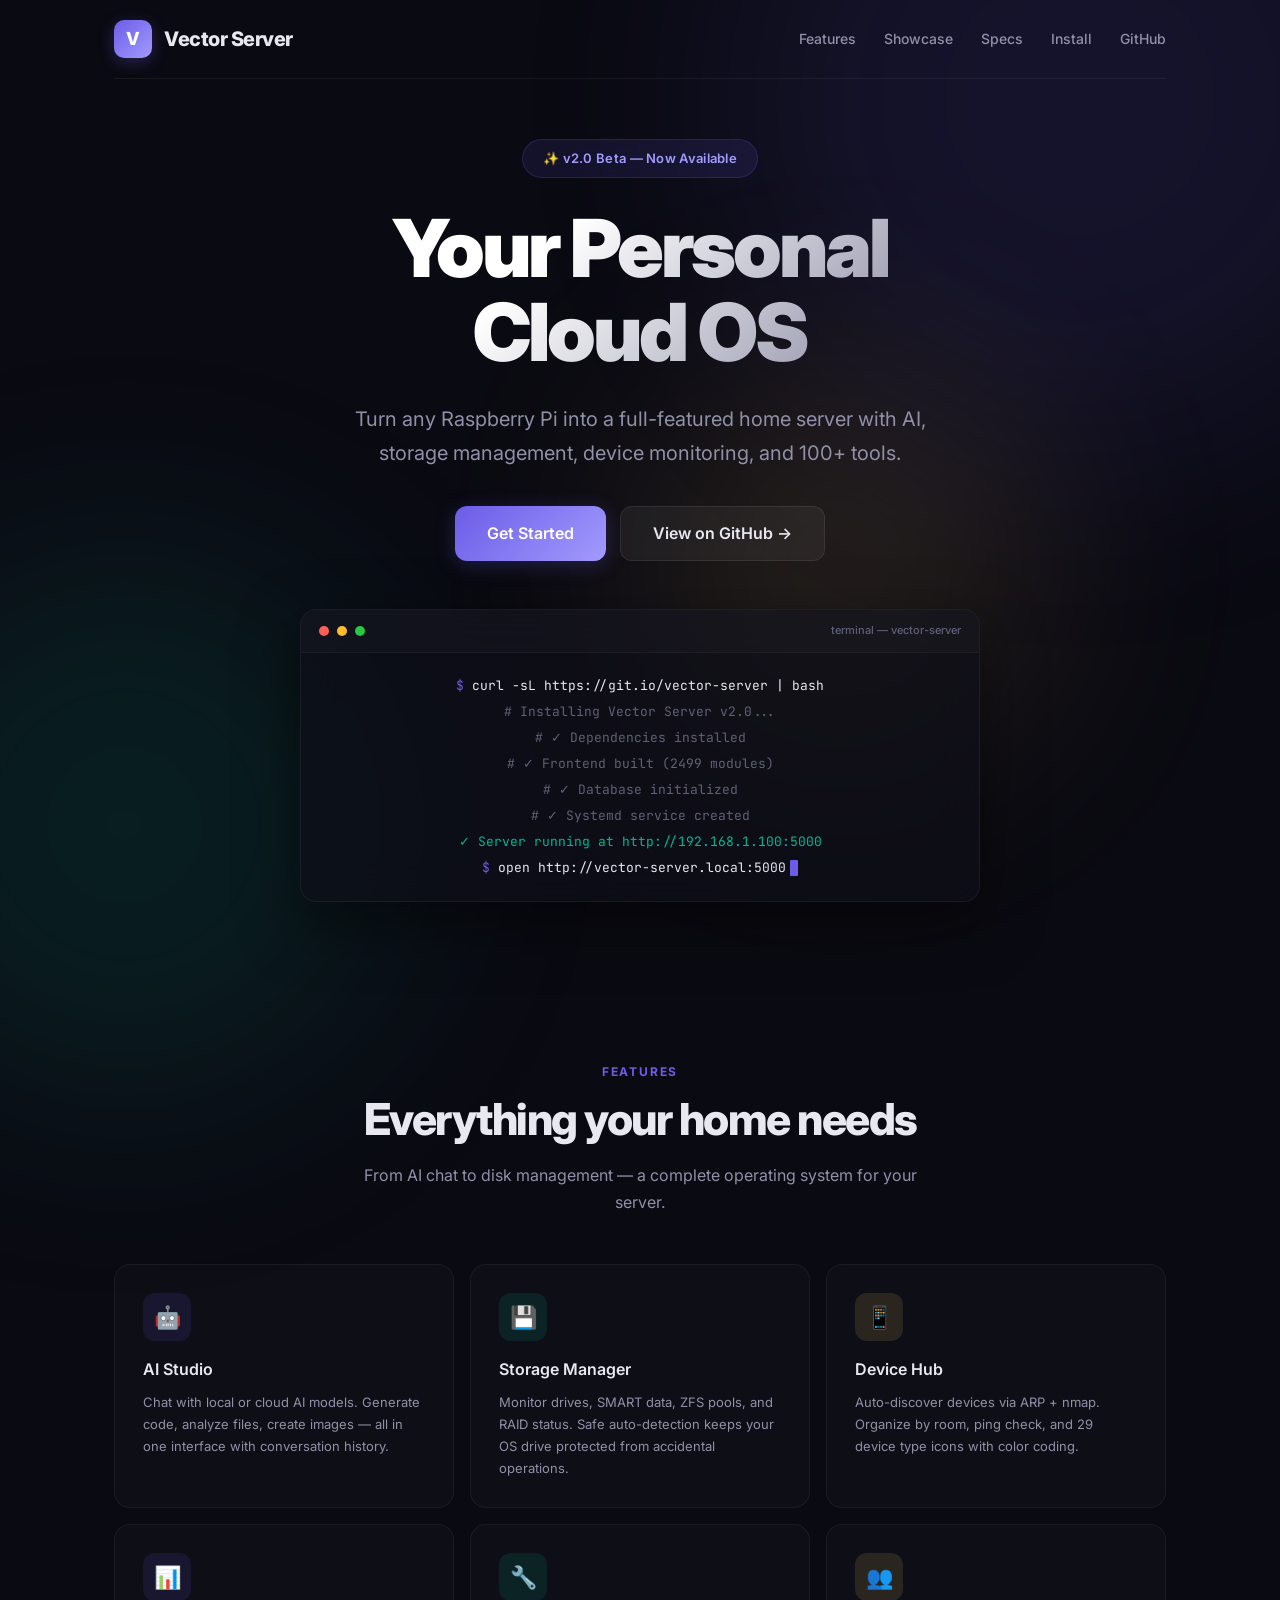
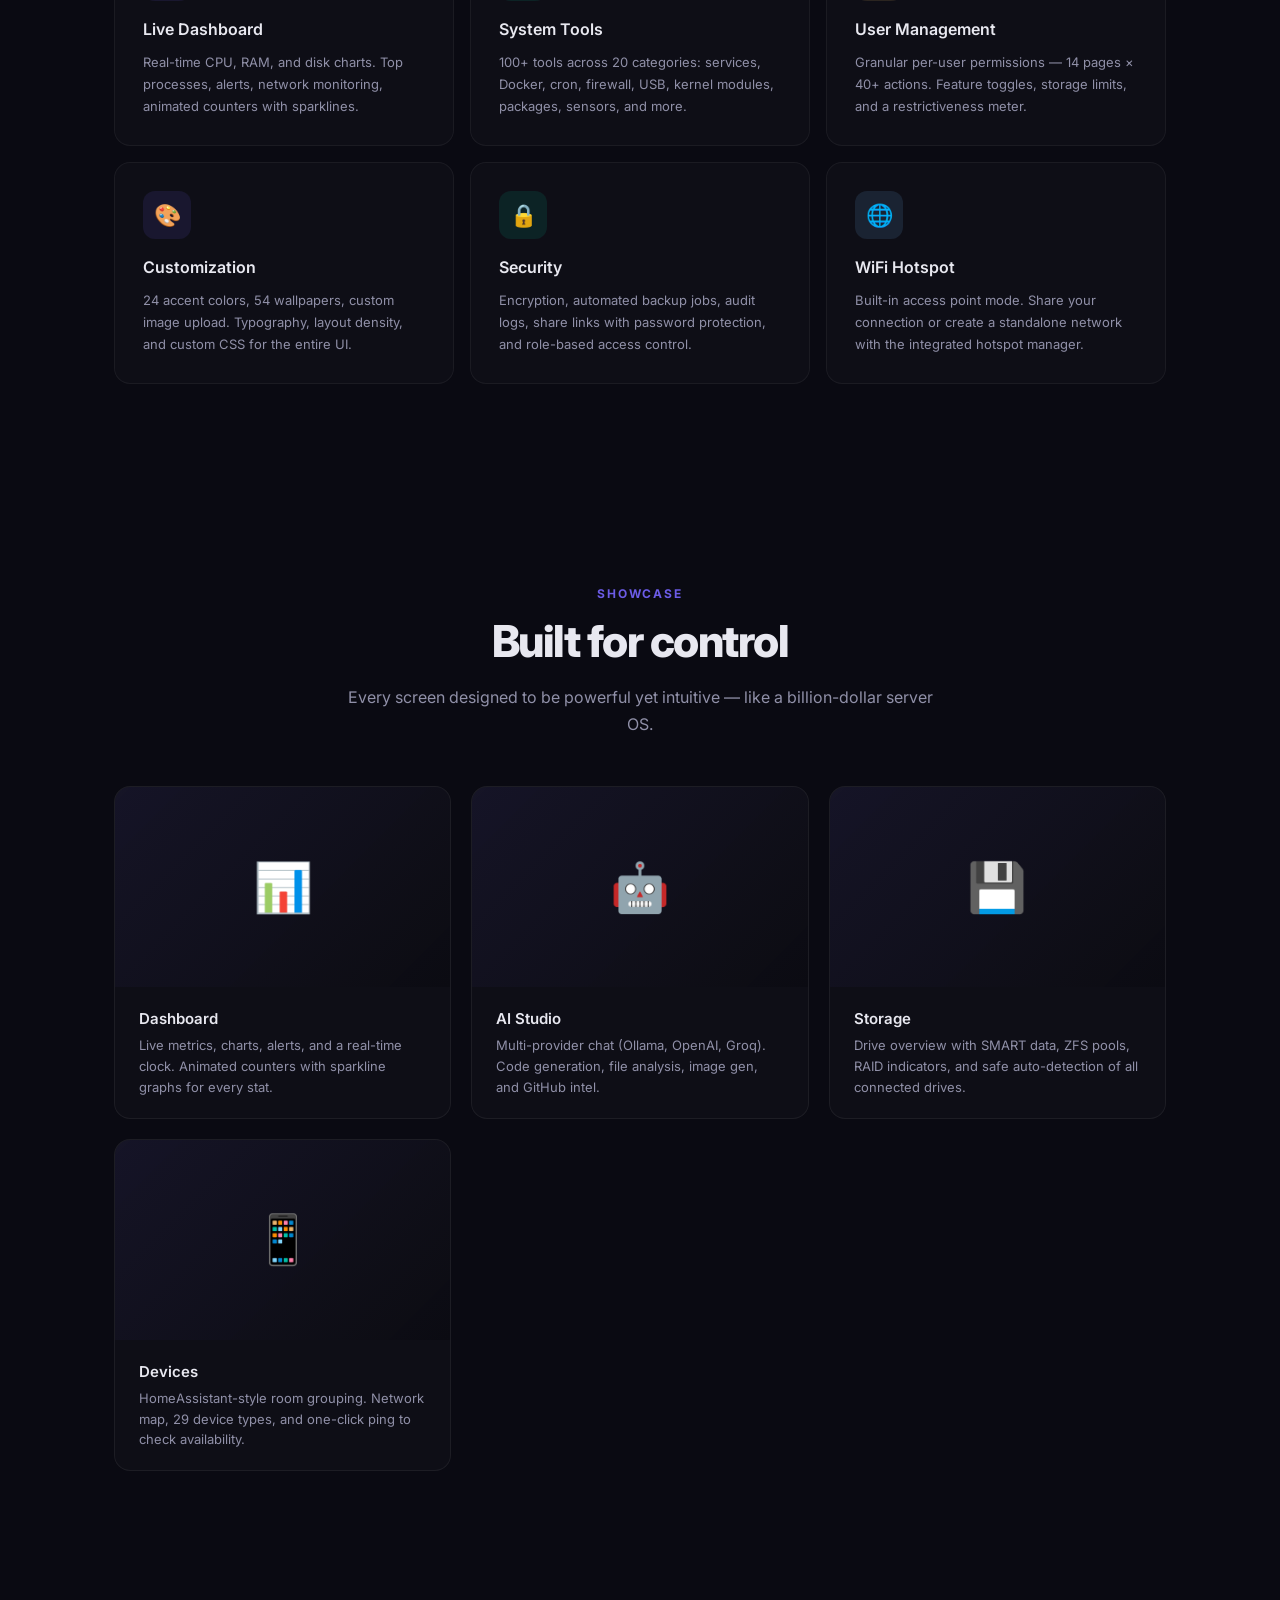
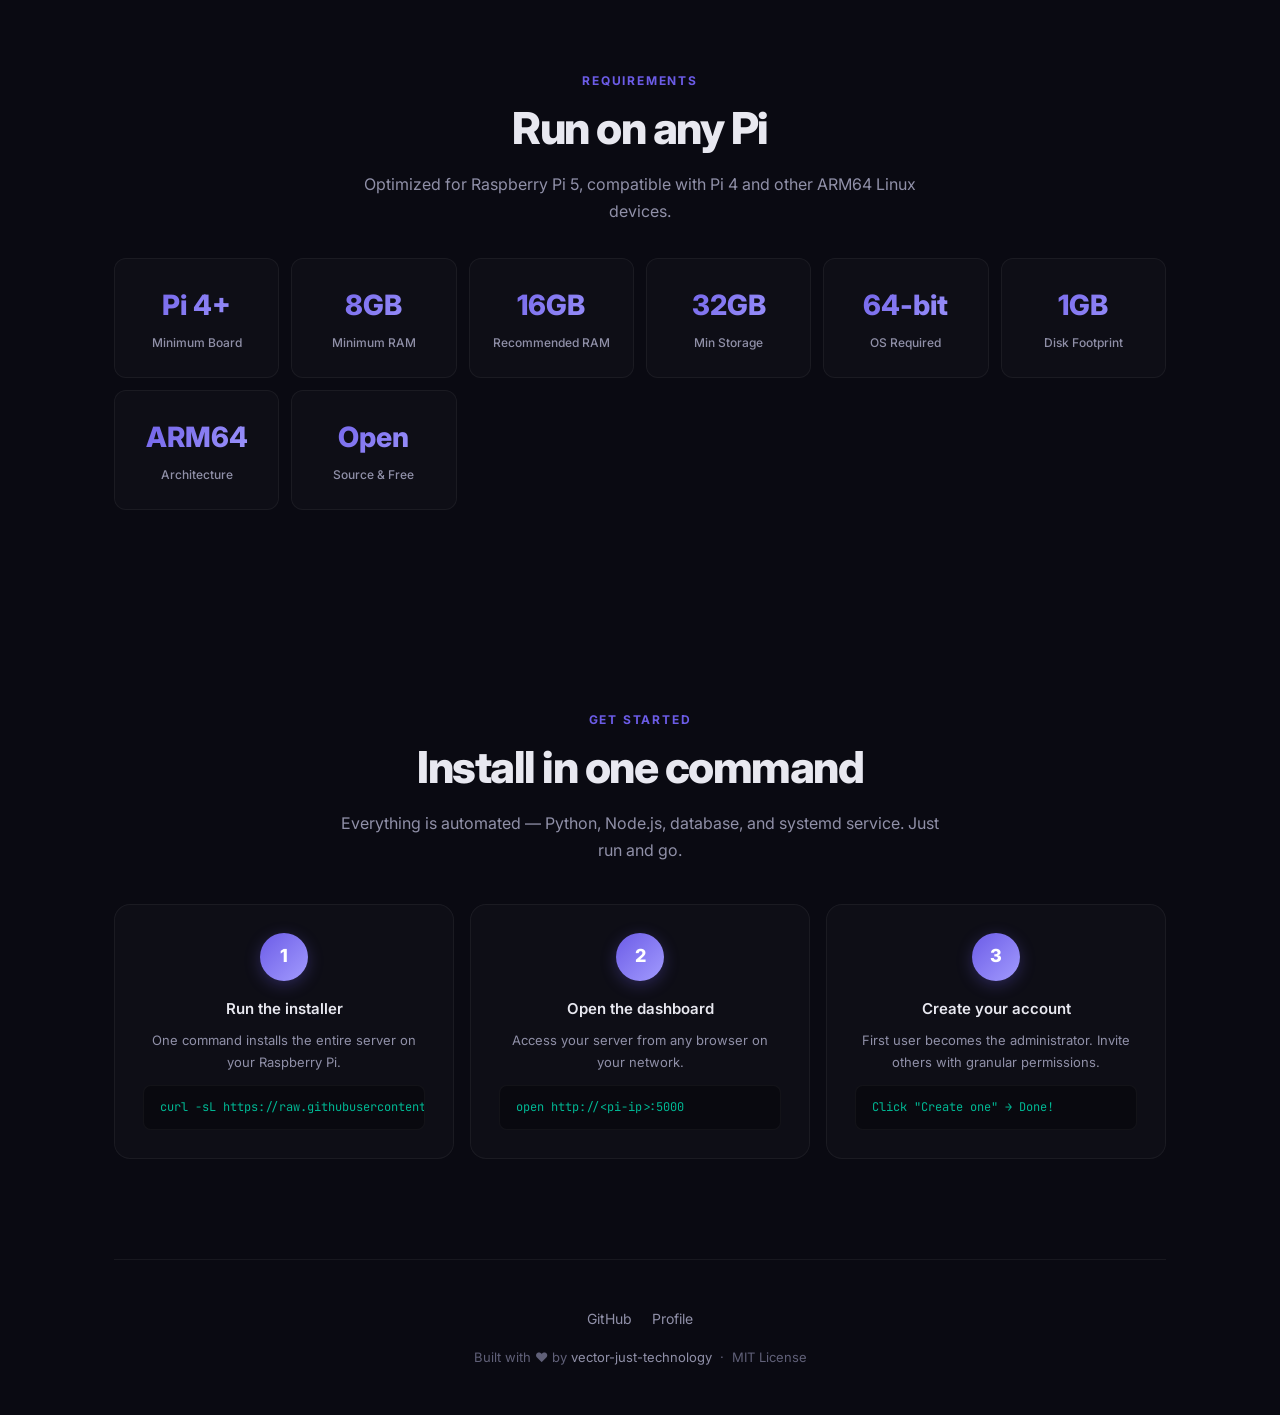
<file: index.html>
<!DOCTYPE html>
<html lang="en">
<head>
  <meta charset="UTF-8">
  <meta name="viewport" content="width=device-width, initial-scale=1.0">
  <title>VisionHUB — Personal Cloud OS</title>
  <link href="https://fonts.googleapis.com/css2?family=Inter:wght@300;400;500;600;700;800;900&family=JetBrains+Mono:wght@400;500&display=swap" rel="stylesheet">
  <style>
    *,*::before,*::after{box-sizing:border-box;margin:0;padding:0}
    :root{--accent:#6c5ce7;--accent-hover:#a29bfe;--bg:#0a0a12;--bg-card:#12121e;--text:#e8e8f0;--text-secondary:#9090a8;--text-muted:#606078;--success:#00b894;--warning:#fdcb6e;--danger:#e17055;--radius:16px;--radius-sm:10px}
    html{scroll-behavior:smooth}
    body{font-family:'Inter',-apple-system,sans-serif;background:var(--bg);color:var(--text);overflow-x:hidden;min-height:100vh;line-height:1.6}
    .bg-orb{position:fixed;border-radius:50%;filter:blur(120px);opacity:0.12;pointer-events:none;z-index:0;animation:orbFloat 30s ease-in-out infinite}
    .bg-orb:nth-child(1){width:700px;height:700px;background:var(--accent);top:-250px;right:-150px}
    .bg-orb:nth-child(2){width:550px;height:550px;background:var(--success);bottom:-200px;left:-150px;animation-delay:-10s}
    .bg-orb:nth-child(3){width:400px;height:400px;background:var(--warning);bottom:15%;left:50%;animation-delay:-20s}
    @keyframes orbFloat{0%,100%{transform:translate(0,0)scale(1)}33%{transform:translate(50px,-50px)scale(1.05)}66%{transform:translate(-40px,40px)scale(0.95)}}
    .container{position:relative;z-index:1;max-width:1100px;margin:0 auto;padding:0 24px}

    /* Nav */
    nav{display:flex;align-items:center;justify-content:space-between;padding:20px 0;border-bottom:1px solid rgba(255,255,255,0.06)}
    .logo{display:flex;align-items:center;gap:12px;font-size:20px;font-weight:800;letter-spacing:-0.5px}
    .logo-icon{width:38px;height:38px;background:linear-gradient(135deg,var(--accent),var(--accent-hover));border-radius:10px;display:flex;align-items:center;justify-content:center;font-size:18px;font-weight:800;color:#fff;box-shadow:0 4px 16px rgba(108,92,231,0.3)}
    .nav-links{display:flex;gap:28px;align-items:center}
    .nav-links a{color:var(--text-secondary);text-decoration:none;font-size:14px;font-weight:500;transition:color .2s;position:relative}
    .nav-links a:hover{color:var(--text)}
    .nav-links a::after{content:'';position:absolute;bottom:-4px;left:0;width:0;height:2px;background:var(--accent);transition:width .2s;border-radius:2px}
    .nav-links a:hover::after{width:100%}
    .hamburger{display:none;flex-direction:column;gap:5px;cursor:pointer;background:none;border:none;padding:8px}
    .hamburger span{width:24px;height:2px;background:var(--text);border-radius:2px;transition:all .3s}

    /* Buttons */
    .btn{display:inline-flex;align-items:center;gap:8px;padding:10px 24px;border-radius:var(--radius-sm);font-size:14px;font-weight:600;cursor:pointer;text-decoration:none;transition:all .25s;border:none;font-family:inherit}
    .btn-primary{background:linear-gradient(135deg,var(--accent),var(--accent-hover));color:#fff;box-shadow:0 4px 20px rgba(108,92,231,0.25)}
    .btn-primary:hover{transform:translateY(-2px);box-shadow:0 8px 30px rgba(108,92,231,0.35)}
    .btn-ghost{background:rgba(255,255,255,0.05);color:var(--text);border:1px solid rgba(255,255,255,0.08)}
    .btn-ghost:hover{background:rgba(255,255,255,0.1);border-color:rgba(255,255,255,0.15)}
    .btn-lg{padding:14px 32px;font-size:16px;border-radius:12px}

    /* Hero */
    .hero{min-height:90vh;display:flex;flex-direction:column;align-items:center;justify-content:center;text-align:center;padding:60px 0;gap:28px}
    .hero-badge{display:inline-flex;align-items:center;gap:8px;padding:8px 20px;border-radius:100px;font-size:13px;font-weight:600;background:rgba(108,92,231,0.12);color:var(--accent-hover);border:1px solid rgba(108,92,231,0.2);backdrop-filter:blur(10px);letter-spacing:0.3px}
    .hero h1{font-size:clamp(44px,8vw,80px);font-weight:900;line-height:1.05;letter-spacing:-3px;background:linear-gradient(135deg,#fff 30%,var(--text-secondary) 100%);-webkit-background-clip:text;-webkit-text-fill-color:transparent;background-clip:text}
    .hero p{font-size:clamp(16px,2vw,20px);color:var(--text-secondary);max-width:600px;line-height:1.7}
    .hero-actions{display:flex;gap:14px;margin-top:8px;flex-wrap:wrap;justify-content:center}

    /* Terminal */
    .terminal{max-width:680px;margin:20px auto 0;border-radius:var(--radius);background:rgba(15,15,25,0.7);border:1px solid rgba(255,255,255,0.06);backdrop-filter:blur(20px);overflow:hidden;box-shadow:0 20px 60px rgba(0,0,0,0.5);width:100%}
    .terminal-header{display:flex;align-items:center;gap:8px;padding:12px 18px;border-bottom:1px solid rgba(255,255,255,0.04);background:rgba(255,255,255,0.02)}
    .dot{width:10px;height:10px;border-radius:50%}
    .dot:nth-child(1){background:#ff5f57}
    .dot:nth-child(2){background:#ffbd2e}
    .dot:nth-child(3){background:#28c840}
    .terminal-title{margin-left:auto;font-size:11px;color:var(--text-muted);font-weight:500}
    .terminal-body{padding:20px 24px;font-family:'JetBrains Mono',monospace;font-size:13px;line-height:2;color:#9090b0}
    .terminal-body .prompt{color:var(--accent)}
    .terminal-body .cmd{color:var(--text)}
    .terminal-body .output{color:var(--success)}
    .terminal-body .comment{color:var(--text-muted)}
    .cursor{display:inline-block;width:8px;height:16px;background:var(--accent);animation:blink 1s step-end infinite;vertical-align:text-bottom;margin-left:4px;border-radius:1px}
    @keyframes blink{50%{opacity:0}}

    /* Sections */
    section{padding:100px 0}
    .section-label{font-size:12px;font-weight:700;text-transform:uppercase;letter-spacing:0.15em;color:var(--accent);margin-bottom:12px}
    .section-title{font-size:clamp(30px,4vw,44px);font-weight:800;margin-bottom:16px;letter-spacing:-1.5px;line-height:1.2}
    .section-desc{color:var(--text-secondary);font-size:16px;max-width:600px;line-height:1.7}
    .center{text-align:center}
    .center .section-desc{margin:0 auto}

    /* Feature Cards */
    .features-grid{display:grid;grid-template-columns:repeat(auto-fill,minmax(300px,1fr));gap:16px;margin-top:48px}
    .f-card{padding:28px;border-radius:var(--radius);background:rgba(255,255,255,0.02);border:1px solid rgba(255,255,255,0.05);transition:all .35s;cursor:default;position:relative;overflow:hidden}
    .f-card::before{content:'';position:absolute;top:0;left:0;right:0;height:2px;background:linear-gradient(90deg,transparent,var(--accent),transparent);opacity:0;transition:opacity .35s}
    .f-card:hover{background:rgba(255,255,255,0.04);border-color:rgba(108,92,231,0.15);transform:translateY(-3px)}
    .f-card:hover::before{opacity:1}
    .f-icon{width:48px;height:48px;border-radius:12px;display:flex;align-items:center;justify-content:center;font-size:22px;margin-bottom:16px}
    .f-card h3{font-size:16px;font-weight:600;margin-bottom:8px}
    .f-card p{font-size:13px;color:var(--text-secondary);line-height:1.7}

    /* Specs */
    .specs-grid{display:grid;grid-template-columns:repeat(auto-fill,minmax(160px,1fr));gap:12px;margin-top:32px}
    .s-card{padding:24px 16px;border-radius:12px;text-align:center;background:rgba(255,255,255,0.02);border:1px solid rgba(255,255,255,0.05);transition:all .3s}
    .s-card:hover{border-color:rgba(108,92,231,0.15);transform:translateY(-2px)}
    .s-card .val{font-size:28px;font-weight:800;color:var(--accent);background:linear-gradient(135deg,var(--accent),var(--accent-hover));-webkit-background-clip:text;-webkit-text-fill-color:transparent;background-clip:text}
    .s-card .lbl{font-size:12px;color:var(--text-secondary);margin-top:6px;font-weight:500}

    /* Install Steps */
    .install-grid{display:grid;grid-template-columns:repeat(auto-fit,minmax(280px,1fr));gap:16px;margin-top:40px}
    .i-card{padding:28px;border-radius:var(--radius);background:rgba(255,255,255,0.02);border:1px solid rgba(255,255,255,0.05);text-align:center;transition:all .3s}
    .i-card:hover{transform:translateY(-3px);border-color:rgba(108,92,231,0.15)}
    .i-num{width:48px;height:48px;border-radius:50%;background:linear-gradient(135deg,var(--accent),var(--accent-hover));display:flex;align-items:center;justify-content:center;margin:0 auto 16px;font-size:18px;font-weight:800;color:#fff;box-shadow:0 4px 16px rgba(108,92,231,0.3)}
    .i-card h3{font-size:15px;font-weight:600;margin-bottom:8px}
    .i-card p{font-size:13px;color:var(--text-secondary);line-height:1.7}
    .i-card .code-block{font-family:'JetBrains Mono',monospace;font-size:12px;background:rgba(0,0,0,0.3);padding:12px 16px;border-radius:8px;color:var(--success);margin-top:12px;text-align:left;overflow-x:auto;white-space:nowrap;border:1px solid rgba(255,255,255,0.04)}

    /* Screenshots */
    .showcase-grid{display:grid;grid-template-columns:repeat(auto-fit,minmax(320px,1fr));gap:20px;margin-top:48px}
    .showcase-card{border-radius:var(--radius);overflow:hidden;border:1px solid rgba(255,255,255,0.06);background:rgba(255,255,255,0.02);transition:all .3s}
    .showcase-card:hover{transform:translateY(-4px);border-color:rgba(108,92,231,0.2);box-shadow:0 20px 40px rgba(0,0,0,0.3)}
    .showcase-card .preview{height:200px;display:flex;align-items:center;justify-content:center;font-size:48px;background:linear-gradient(135deg,rgba(108,92,231,0.08),rgba(0,0,0,0.2))}
    .showcase-card .info{padding:20px 24px}
    .showcase-card .info h3{font-size:15px;font-weight:600;margin-bottom:4px}
    .showcase-card .info p{font-size:13px;color:var(--text-secondary)}

    /* Footer */
    footer{padding:48px 0;border-top:1px solid rgba(255,255,255,0.06);text-align:center}
    footer .social{display:flex;justify-content:center;gap:20px;margin-bottom:16px}
    footer .social a{color:var(--text-secondary);text-decoration:none;font-size:14px;transition:color .2s}
    footer .social a:hover{color:var(--text)}
    footer p{color:var(--text-muted);font-size:13px}

    /* Scrollbar */
    ::-webkit-scrollbar{width:6px;height:6px}
    ::-webkit-scrollbar-track{background:transparent}
    ::-webkit-scrollbar-thumb{background:rgba(255,255,255,0.1);border-radius:3px}
    ::-webkit-scrollbar-thumb:hover{background:rgba(255,255,255,0.2)}
    *{scrollbar-width:thin;scrollbar-color:rgba(255,255,255,0.1) transparent}

    /* Code block copy */
    .code-wrap{position:relative}
    .copy-btn{position:absolute;top:8px;right:8px;padding:4px 10px;border-radius:6px;font-size:11px;font-weight:600;background:rgba(255,255,255,0.08);color:var(--text-secondary);border:1px solid rgba(255,255,255,0.06);cursor:pointer;opacity:0;transition:all .2s;font-family:inherit}
    .code-wrap:hover .copy-btn{opacity:1}
    .copy-btn:hover{background:rgba(108,92,231,0.2);color:var(--accent-hover)}
    .copy-btn.copied{background:rgba(0,184,148,0.2);color:var(--success);opacity:1}

    /* Animations */
    .fade-up{opacity:0;transform:translateY(30px);transition:all .6s cubic-bezier(.25,.46,.45,.94)}
    .fade-up.visible{opacity:1;transform:translateY(0)}

    @media(max-width:768px){
      .nav-links{display:none;position:fixed;top:80px;left:0;right:0;background:var(--bg-card);flex-direction:column;padding:20px;gap:16px;border-bottom:1px solid rgba(255,255,255,0.06);z-index:100}
      .nav-links.open{display:flex}
      .hamburger{display:flex}
      .features-grid,.specs-grid,.install-grid,.showcase-grid{grid-template-columns:1fr}
      .hero{min-height:auto;padding:80px 0 40px}
      .terminal-body{font-size:12px;padding:16px;overflow-x:auto}
      .hero-actions .btn{width:100%;justify-content:center}
    }
  </style>
</head>
<body>
  <div class="bg-orb"></div>
  <div class="bg-orb"></div>
  <div class="bg-orb"></div>

  <div class="container">
    <nav>
      <div class="logo"><div class="logo-icon">V</div>Vector Server</div>
      <button class="hamburger" onclick="document.querySelector('.nav-links').classList.toggle('open')">
        <span></span><span></span><span></span>
      </button>
      <div class="nav-links">
        <a href="#features">Features</a>
        <a href="#showcase">Showcase</a>
        <a href="#specs">Specs</a>
        <a href="#install">Install</a>
        <a href="https://github.com/vector-just-technology/VisionHUB" target="_blank">GitHub</a>
      </div>
    </nav>

    <!-- Hero -->
    <section class="hero">
      <div class="hero-badge">✨ v2.0 Beta — Now Available</div>
      <h1>Your Personal<br>Cloud OS</h1>
      <p>Turn any Raspberry Pi into a full-featured home server with AI, storage management, device monitoring, and 100+ tools.</p>
      <div class="hero-actions">
        <a href="#install" class="btn btn-primary btn-lg">Get Started</a>
        <a href="https://github.com/vector-just-technology/VisionHUB" target="_blank" class="btn btn-ghost btn-lg">View on GitHub →</a>
      </div>
      <div class="terminal">
        <div class="terminal-header">
          <div class="dot"></div><div class="dot"></div><div class="dot"></div>
          <div class="terminal-title">terminal — vector-server</div>
        </div>
        <div class="terminal-body">
          <div><span class="prompt">$</span> <span class="cmd">curl -sL https://git.io/vector-server | bash</span></div>
          <div><span class="comment"># Installing Vector Server v2.0...</span></div>
          <div><span class="comment"># ✓ Dependencies installed</span></div>
          <div><span class="comment"># ✓ Frontend built (2499 modules)</span></div>
          <div><span class="comment"># ✓ Database initialized</span></div>
          <div><span class="comment"># ✓ Systemd service created</span></div>
          <div><span class="output">✓ Server running at http://192.168.1.100:5000</span></div>
          <div><span class="prompt">$</span> <span class="cmd">open http://vector-server.local:5000</span><span class="cursor"></span></div>
        </div>
      </div>
    </section>

    <!-- Features -->
    <section id="features">
      <div class="center">
        <div class="section-label">Features</div>
        <h2 class="section-title">Everything your home needs</h2>
        <p class="section-desc">From AI chat to disk management — a complete operating system for your server.</p>
      </div>
      <div class="features-grid">
        <div class="f-card fade-up"><div class="f-icon" style="background:rgba(108,92,231,0.12)">🤖</div><h3>AI Studio</h3><p>Chat with local or cloud AI models. Generate code, analyze files, create images — all in one interface with conversation history.</p></div>
        <div class="f-card fade-up"><div class="f-icon" style="background:rgba(0,184,148,0.12)">💾</div><h3>Storage Manager</h3><p>Monitor drives, SMART data, ZFS pools, and RAID status. Safe auto-detection keeps your OS drive protected from accidental operations.</p></div>
        <div class="f-card fade-up"><div class="f-icon" style="background:rgba(253,203,110,0.12)">📱</div><h3>Device Hub</h3><p>Auto-discover devices via ARP + nmap. Organize by room, ping check, and 29 device type icons with color coding.</p></div>
        <div class="f-card fade-up"><div class="f-icon" style="background:rgba(108,92,231,0.12)">📊</div><h3>Live Dashboard</h3><p>Real-time CPU, RAM, and disk charts. Top processes, alerts, network monitoring, animated counters with sparklines.</p></div>
        <div class="f-card fade-up"><div class="f-icon" style="background:rgba(0,184,148,0.12)">🔧</div><h3>System Tools</h3><p>100+ tools across 20 categories: services, Docker, cron, firewall, USB, kernel modules, packages, sensors, and more.</p></div>
        <div class="f-card fade-up"><div class="f-icon" style="background:rgba(253,203,110,0.12)">👥</div><h3>User Management</h3><p>Granular per-user permissions — 14 pages × 40+ actions. Feature toggles, storage limits, and a restrictiveness meter.</p></div>
        <div class="f-card fade-up"><div class="f-icon" style="background:rgba(108,92,231,0.12)">🎨</div><h3>Customization</h3><p>24 accent colors, 54 wallpapers, custom image upload. Typography, layout density, and custom CSS for the entire UI.</p></div>
        <div class="f-card fade-up"><div class="f-icon" style="background:rgba(0,184,148,0.12)">🔒</div><h3>Security</h3><p>Encryption, automated backup jobs, audit logs, share links with password protection, and role-based access control.</p></div>
        <div class="f-card fade-up"><div class="f-icon" style="background:rgba(116,185,255,0.12)">🌐</div><h3>WiFi Hotspot</h3><p>Built-in access point mode. Share your connection or create a standalone network with the integrated hotspot manager.</p></div>
      </div>
    </section>

    <!-- Showcase -->
    <section id="showcase">
      <div class="center">
        <div class="section-label">Showcase</div>
        <h2 class="section-title">Built for control</h2>
        <p class="section-desc">Every screen designed to be powerful yet intuitive — like a billion-dollar server OS.</p>
      </div>
      <div class="showcase-grid">
        <div class="showcase-card fade-up">
          <div class="preview">📊</div>
          <div class="info"><h3>Dashboard</h3><p>Live metrics, charts, alerts, and a real-time clock. Animated counters with sparkline graphs for every stat.</p></div>
        </div>
        <div class="showcase-card fade-up">
          <div class="preview">🤖</div>
          <div class="info"><h3>AI Studio</h3><p>Multi-provider chat (Ollama, OpenAI, Groq). Code generation, file analysis, image gen, and GitHub intel.</p></div>
        </div>
        <div class="showcase-card fade-up">
          <div class="preview">💾</div>
          <div class="info"><h3>Storage</h3><p>Drive overview with SMART data, ZFS pools, RAID indicators, and safe auto-detection of all connected drives.</p></div>
        </div>
        <div class="showcase-card fade-up">
          <div class="preview">📱</div>
          <div class="info"><h3>Devices</h3><p>HomeAssistant-style room grouping. Network map, 29 device types, and one-click ping to check availability.</p></div>
        </div>
      </div>
    </section>

    <!-- Specs -->
    <section id="specs">
      <div class="center">
        <div class="section-label">Requirements</div>
        <h2 class="section-title">Run on any Pi</h2>
        <p class="section-desc">Optimized for Raspberry Pi 5, compatible with Pi 4 and other ARM64 Linux devices.</p>
      </div>
      <div class="specs-grid">
        <div class="s-card fade-up"><div class="val">Pi 4+</div><div class="lbl">Minimum Board</div></div>
        <div class="s-card fade-up"><div class="val">8GB</div><div class="lbl">Minimum RAM</div></div>
        <div class="s-card fade-up"><div class="val">16GB</div><div class="lbl">Recommended RAM</div></div>
        <div class="s-card fade-up"><div class="val">32GB</div><div class="lbl">Min Storage</div></div>
        <div class="s-card fade-up"><div class="val">64-bit</div><div class="lbl">OS Required</div></div>
        <div class="s-card fade-up"><div class="val">1GB</div><div class="lbl">Disk Footprint</div></div>
        <div class="s-card fade-up"><div class="val">ARM64</div><div class="lbl">Architecture</div></div>
        <div class="s-card fade-up"><div class="val">Open</div><div class="lbl">Source & Free</div></div>
      </div>
    </section>

    <!-- Install -->
    <section id="install">
      <div class="center">
        <div class="section-label">Get Started</div>
        <h2 class="section-title">Install in one command</h2>
        <p class="section-desc">Everything is automated — Python, Node.js, database, and systemd service. Just run and go.</p>
      </div>
      <div class="install-grid">
        <div class="i-card fade-up">
          <div class="i-num">1</div>
          <h3>Run the installer</h3>
          <p>One command installs the entire server on your Raspberry Pi.</p>
          <div class="code-wrap"><div class="code-block">curl -sL https://raw.githubusercontent.com/vector-just-technology/VisionHUB/Stable/install.sh | bash</div><button class="copy-btn" onclick="copyCode(this)">Copy</button></div>
        </div>
        <div class="i-card fade-up">
          <div class="i-num">2</div>
          <h3>Open the dashboard</h3>
          <p>Access your server from any browser on your network.</p>
          <div class="code-wrap"><div class="code-block">open http://&lt;pi-ip&gt;:5000</div><button class="copy-btn" onclick="copyCode(this)">Copy</button></div>
        </div>
        <div class="i-card fade-up">
          <div class="i-num">3</div>
          <h3>Create your account</h3>
          <p>First user becomes the administrator. Invite others with granular permissions.</p>
          <div class="code-wrap"><div class="code-block">Click "Create one" → Done!</div><button class="copy-btn" onclick="copyCode(this)">Copy</button></div>
        </div>
      </div>
    </section>

    <!-- Footer -->
    <footer>
      <div class="social">
        <a href="https://github.com/vector-just-technology/VisionHUB" target="_blank">GitHub</a>
        <a href="https://github.com/vector-just-technology" target="_blank">Profile</a>
      </div>
      <p>Built with ❤️ by <a href="https://github.com/vector-just-technology" target="_blank" style="color:var(--text-secondary);text-decoration:none">vector-just-technology</a> &nbsp;·&nbsp; MIT License</p>
    </footer>
  </div>

  <script>
    // Scroll animations
    const observer = new IntersectionObserver((entries) => {
      entries.forEach(e => { if (e.isIntersecting) e.target.classList.add('visible') })
    }, { threshold: 0.1 })
    document.querySelectorAll('.fade-up').forEach(el => observer.observe(el))

    // Close mobile nav on link click
    document.querySelectorAll('.nav-links a').forEach(a => {
      a.addEventListener('click', () => document.querySelector('.nav-links').classList.remove('open'))
    })

    // Copy code
    function copyCode(btn) {
      const code = btn.parentElement.querySelector('.code-block')
      navigator.clipboard.writeText(code.textContent.trim())
      btn.textContent = 'Copied!'
      btn.classList.add('copied')
      setTimeout(() => { btn.textContent = 'Copy'; btn.classList.remove('copied') }, 2000)
    }
  </script>
</body>
</html>
</file>
